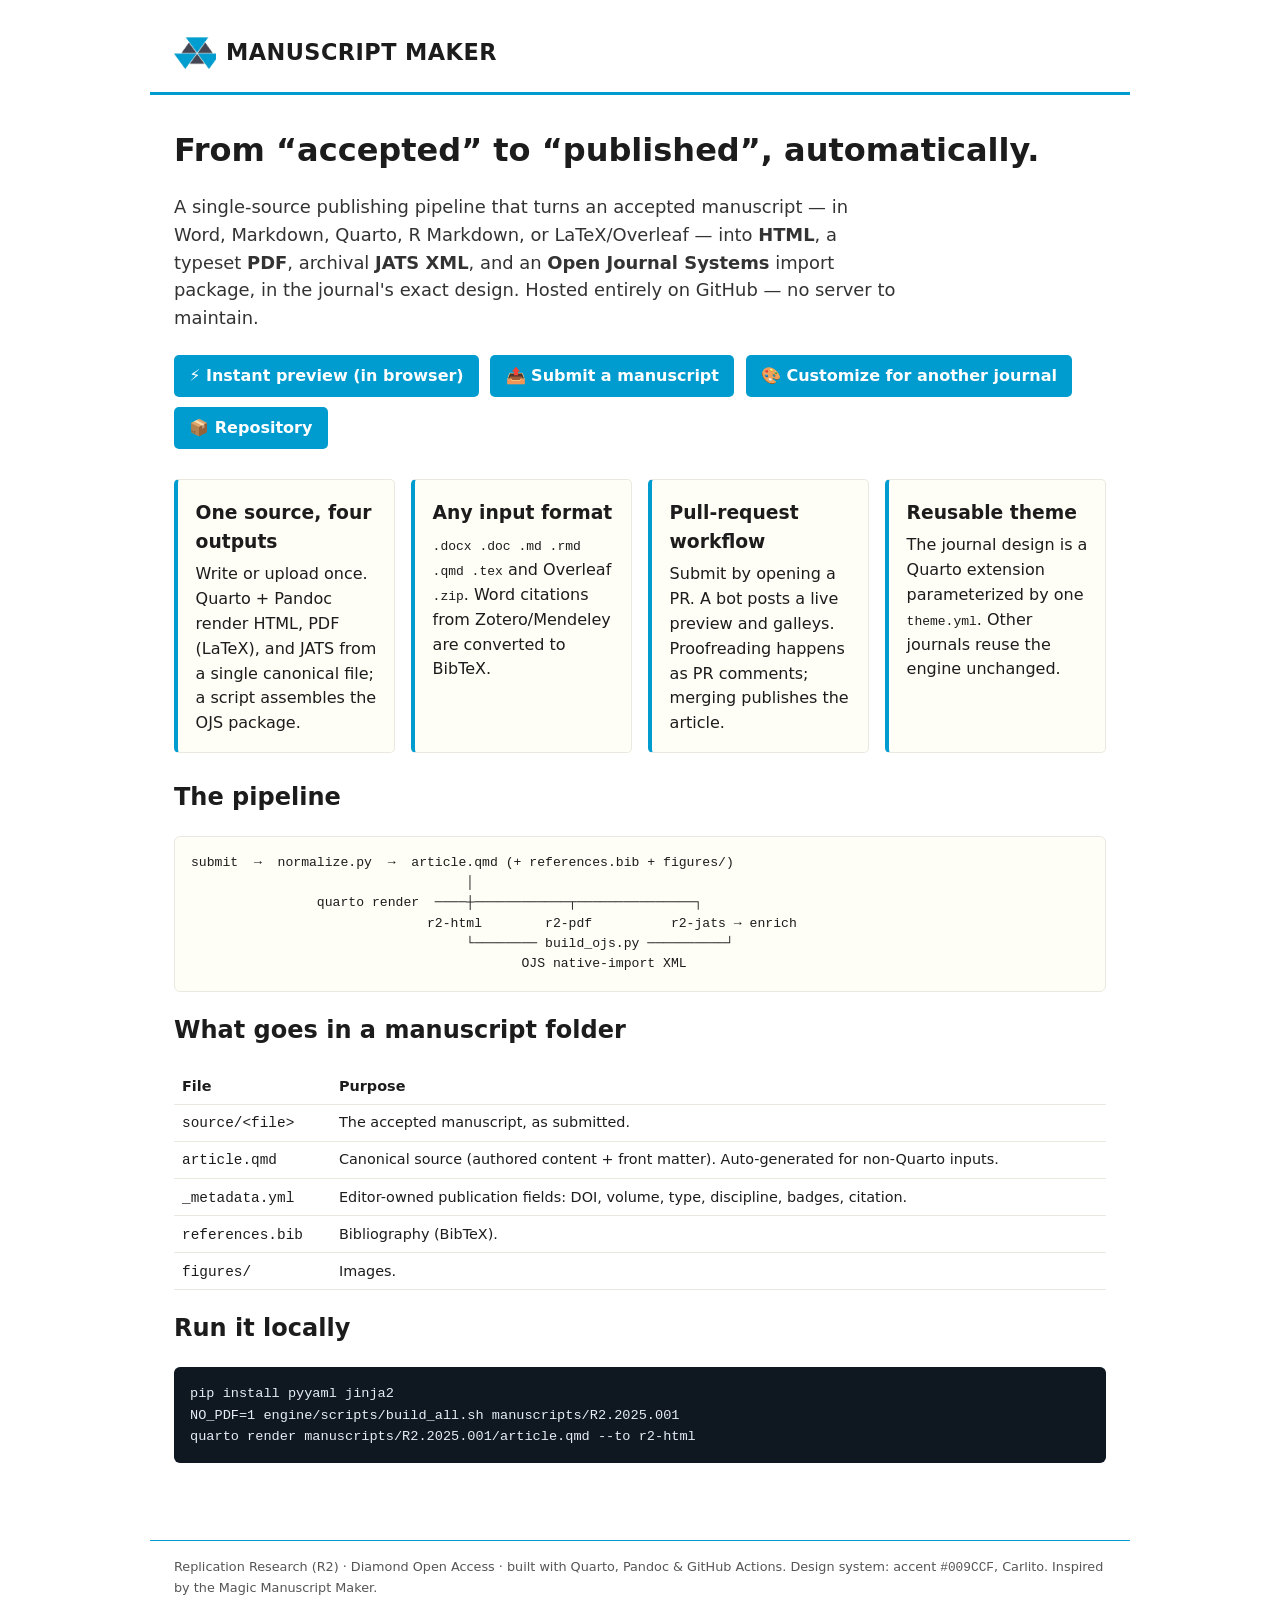
<file: index.html>
<!doctype html>
<html lang="en">
<head>
<meta charset="utf-8" />
<meta name="viewport" content="width=device-width, initial-scale=1" />
<title>Manuscript Maker</title>
<style>
  :root { --accent:#009CCF; --card-bg:#FEFDF6; --card-border:#EAE8DF; }
  * { box-sizing:border-box; }
  body { margin:0; font-family:"Calibri","Carlito",system-ui,-apple-system,"Segoe UI",Roboto,sans-serif;
         color:#1c1c1c; line-height:1.55; }
  header { border-bottom:3px solid var(--accent); padding:2.2rem 1.5rem 1.4rem; max-width:980px; margin:0 auto; }
  .brand { display:flex; align-items:center; gap:.6rem; font-weight:700; font-size:1.4rem; letter-spacing:.02em; }
  .brand-logo { height:2rem; width:auto; }
  main { max-width:980px; margin:0 auto; padding:1.5rem; }
  h1 { font-size:2rem; margin:.4rem 0 .2rem; }
  .lede { font-size:1.12rem; color:#333; max-width:64ch; }
  .grid { display:grid; grid-template-columns:repeat(auto-fit,minmax(220px,1fr)); gap:1rem; margin:1.6rem 0; }
  .card { background:var(--card-bg); border:1px solid var(--card-border); border-left:4px solid var(--accent);
          border-radius:5px; padding:1rem 1.1rem; }
  .card h3 { margin:.1rem 0 .4rem; }
  a { color:var(--accent); }
  .btn { display:inline-block; background:var(--accent); color:#fff; text-decoration:none; font-weight:600;
         padding:.55rem .95rem; border-radius:5px; margin:.3rem .4rem .3rem 0; }
  pre { background:#0f1720; color:#e6edf3; padding:1rem; border-radius:6px; overflow:auto; font-size:.85rem; }
  .flow { font-family:ui-monospace,Consolas,monospace; font-size:.82rem; white-space:pre; background:var(--card-bg);
          border:1px solid var(--card-border); border-radius:6px; padding:1rem; overflow:auto; }
  footer { border-top:1px solid var(--accent); margin-top:2.5rem; padding:1rem 1.5rem; max-width:980px;
           margin-left:auto; margin-right:auto; font-size:.8rem; color:#555; }
  table { border-collapse:collapse; width:100%; font-size:.9rem; }
  td,th { border-bottom:1px solid var(--card-border); text-align:left; padding:.4rem .5rem; vertical-align:top; }
</style>
</head>
<body>
<header>
  <div class="brand"><img src="assets/mucos_icon.png" alt="MüCOS" class="brand-logo" /> MANUSCRIPT MAKER</div>
</header>
<main>
  <h1>From “accepted” to “published”, automatically.</h1>
  <p class="lede">A single-source publishing pipeline that turns an accepted
  manuscript — in Word, Markdown, Quarto, R Markdown, or LaTeX/Overleaf — into
  <strong>HTML</strong>, a typeset <strong>PDF</strong>, archival
  <strong>JATS XML</strong>, and an <strong>Open Journal Systems</strong>
  import package, in the journal's exact design. Hosted entirely on GitHub —
  no server to maintain.</p>

  <div>
    <a class="btn" href="preview/">⚡ Instant preview (in browser)</a>
    <a class="btn" href="author-guide.html">📤 Submit a manuscript</a>
    <a class="btn" href="theme-customizer/">🎨 Customize for another journal</a>
    <a class="btn" href="https://github.com/" id="repo-link">📦 Repository</a>
  </div>

  <div class="grid">
    <div class="card"><h3>One source, four outputs</h3>
      Write or upload once. Quarto + Pandoc render HTML, PDF (LaTeX), and JATS
      from a single canonical file; a script assembles the OJS package.</div>
    <div class="card"><h3>Any input format</h3>
      <code>.docx .doc .md .rmd .qmd .tex</code> and Overleaf <code>.zip</code>.
      Word citations from Zotero/Mendeley are converted to BibTeX.</div>
    <div class="card"><h3>Pull-request workflow</h3>
      Submit by opening a PR. A bot posts a live preview and galleys.
      Proofreading happens as PR comments; merging publishes the article.</div>
    <div class="card"><h3>Reusable theme</h3>
      The journal design is a Quarto extension parameterized by one
      <code>theme.yml</code>. Other journals reuse the engine unchanged.</div>
  </div>

  <h2>The pipeline</h2>
  <div class="flow">submit  →  normalize.py  →  article.qmd (+ references.bib + figures/)
                                   │
                quarto render  ────┼────────────┬───────────────┐
                              r2-html        r2-pdf          r2-jats → enrich
                                   └──────── build_ojs.py ──────────┘
                                          OJS native-import XML</div>

  <h2>What goes in a manuscript folder</h2>
  <table>
    <tr><th>File</th><th>Purpose</th></tr>
    <tr><td><code>source/&lt;file&gt;</code></td><td>The accepted manuscript, as submitted.</td></tr>
    <tr><td><code>article.qmd</code></td><td>Canonical source (authored content + front matter). Auto-generated for non-Quarto inputs.</td></tr>
    <tr><td><code>_metadata.yml</code></td><td>Editor-owned publication fields: DOI, volume, type, discipline, badges, citation.</td></tr>
    <tr><td><code>references.bib</code></td><td>Bibliography (BibTeX).</td></tr>
    <tr><td><code>figures/</code></td><td>Images.</td></tr>
  </table>

  <h2>Run it locally</h2>
  <pre>pip install pyyaml jinja2
NO_PDF=1 engine/scripts/build_all.sh manuscripts/R2.2025.001
quarto render manuscripts/R2.2025.001/article.qmd --to r2-html</pre>
</main>
<footer>
  Replication Research (R2) · Diamond Open Access · built with Quarto, Pandoc &amp; GitHub Actions.
  Design system: accent <code>#009CCF</code>, Carlito. Inspired by the Magic Manuscript Maker.
</footer>
<script>
  // Point the repo link at this repo when served from GitHub Pages.
  (function(){ var h=location.hostname.split(".")[0], p=location.pathname.split("/")[1];
    if(h && p){ document.getElementById("repo-link").href="https://github.com/"+h+"/"+p; } })();
</script>
</body>
</html>
</file>
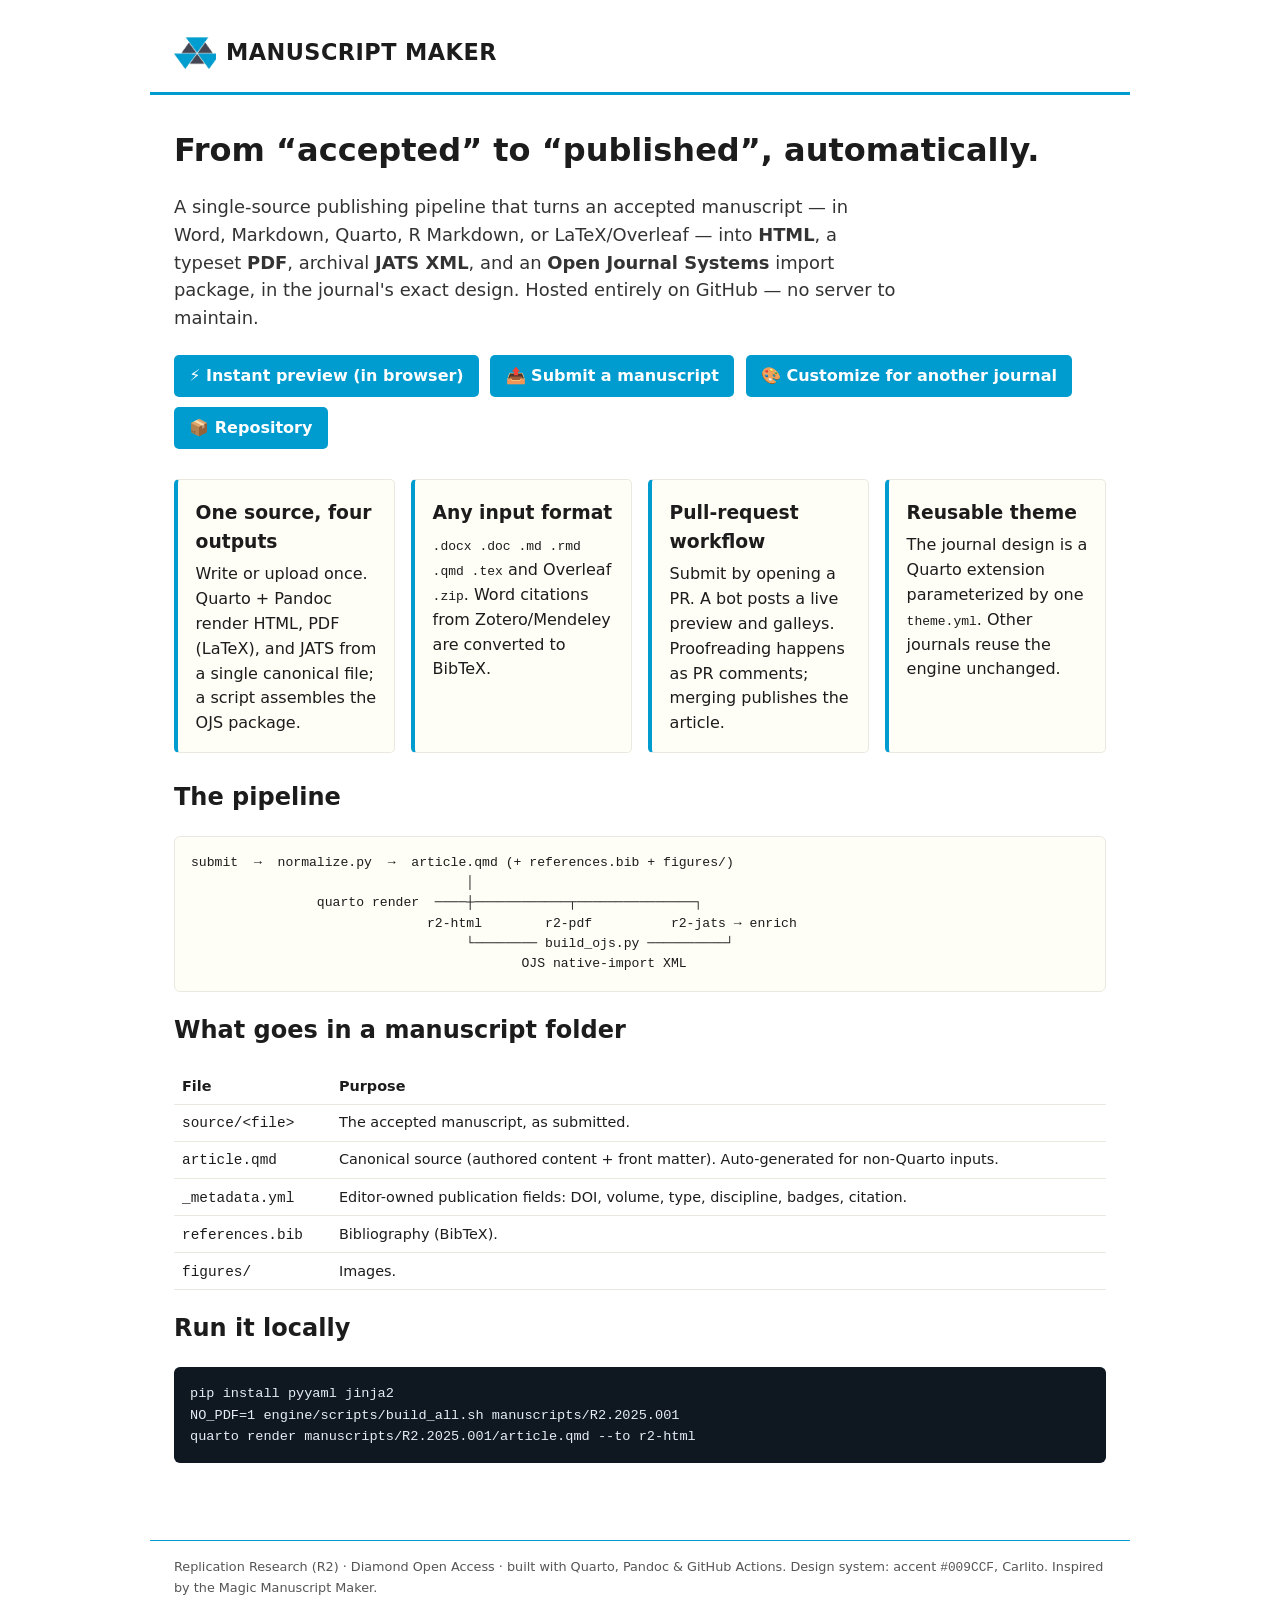
<file: docs/index.html>
<!doctype html>
<html lang="en">
<head>
<meta charset="utf-8" />
<meta name="viewport" content="width=device-width, initial-scale=1" />
<title>Manuscript Maker</title>
<link rel="icon" type="image/png" sizes="32x32" href="assets/favicon-32.png" />
<link rel="icon" type="image/png" sizes="192x192" href="assets/favicon-192.png" />
<link rel="apple-touch-icon" href="assets/favicon-180.png" />
<style>
  :root { --accent:#009CCF; --card-bg:#FEFDF6; --card-border:#EAE8DF; }
  * { box-sizing:border-box; }
  body { margin:0; font-family:"Calibri","Carlito",system-ui,-apple-system,"Segoe UI",Roboto,sans-serif;
         color:#1c1c1c; line-height:1.55; }
  header { border-bottom:3px solid var(--accent); padding:2.2rem 1.5rem 1.4rem; max-width:980px; margin:0 auto; }
  .brand { display:flex; align-items:center; gap:.6rem; font-weight:700; font-size:1.4rem; letter-spacing:.02em; }
  .brand-logo { height:2rem; width:auto; }
  main { max-width:980px; margin:0 auto; padding:1.5rem; }
  h1 { font-size:2rem; margin:.4rem 0 .2rem; }
  .lede { font-size:1.12rem; color:#333; max-width:64ch; }
  .grid { display:grid; grid-template-columns:repeat(auto-fit,minmax(220px,1fr)); gap:1rem; margin:1.6rem 0; }
  .card { background:var(--card-bg); border:1px solid var(--card-border); border-left:4px solid var(--accent);
          border-radius:5px; padding:1rem 1.1rem; }
  .card h3 { margin:.1rem 0 .4rem; }
  a { color:var(--accent); }
  .btn { display:inline-block; background:var(--accent); color:#fff; text-decoration:none; font-weight:600;
         padding:.55rem .95rem; border-radius:5px; margin:.3rem .4rem .3rem 0; }
  pre { background:#0f1720; color:#e6edf3; padding:1rem; border-radius:6px; overflow:auto; font-size:.85rem; }
  .flow { font-family:ui-monospace,Consolas,monospace; font-size:.82rem; white-space:pre; background:var(--card-bg);
          border:1px solid var(--card-border); border-radius:6px; padding:1rem; overflow:auto; }
  footer { border-top:1px solid var(--accent); margin-top:2.5rem; padding:1rem 1.5rem; max-width:980px;
           margin-left:auto; margin-right:auto; font-size:.8rem; color:#555; }
  table { border-collapse:collapse; width:100%; font-size:.9rem; }
  td,th { border-bottom:1px solid var(--card-border); text-align:left; padding:.4rem .5rem; vertical-align:top; }
</style>
</head>
<body>
<header>
  <div class="brand"><img src="assets/mucos_icon.png" alt="MüCOS" class="brand-logo" /> MANUSCRIPT MAKER</div>
</header>
<main>
  <h1>From “accepted” to “published”, automatically.</h1>
  <p class="lede">A single-source publishing pipeline that turns an accepted
  manuscript — in Word, Markdown, Quarto, R Markdown, or LaTeX/Overleaf — into
  <strong>HTML</strong>, a typeset <strong>PDF</strong>, archival
  <strong>JATS XML</strong>, and an <strong>Open Journal Systems</strong>
  import package, in the journal's exact design. Hosted entirely on GitHub —
  no server to maintain.</p>

  <div>
    <a class="btn" href="preview/">⚡ Instant preview (in browser)</a>
    <a class="btn" href="author-guide.html">📤 Submit a manuscript</a>
    <a class="btn" href="theme-customizer/">🎨 Customize for another journal</a>
    <a class="btn" href="https://github.com/" id="repo-link">📦 Repository</a>
  </div>

  <div class="grid">
    <div class="card"><h3>One source, four outputs</h3>
      Write or upload once. Quarto + Pandoc render HTML, PDF (LaTeX), and JATS
      from a single canonical file; a script assembles the OJS package.</div>
    <div class="card"><h3>Any input format</h3>
      <code>.docx .doc .md .rmd .qmd .tex</code> and Overleaf <code>.zip</code>.
      Word citations from Zotero/Mendeley are converted to BibTeX.</div>
    <div class="card"><h3>Pull-request workflow</h3>
      Submit by opening a PR. A bot posts a live preview and galleys.
      Proofreading happens as PR comments; merging publishes the article.</div>
    <div class="card"><h3>Reusable theme</h3>
      The journal design is a Quarto extension parameterized by one
      <code>theme.yml</code>. Other journals reuse the engine unchanged.</div>
  </div>

  <h2>The pipeline</h2>
  <div class="flow">submit  →  normalize.py  →  article.qmd (+ references.bib + figures/)
                                   │
                quarto render  ────┼────────────┬───────────────┐
                              r2-html        r2-pdf          r2-jats → enrich
                                   └──────── build_ojs.py ──────────┘
                                          OJS native-import XML</div>

  <h2>What goes in a manuscript folder</h2>
  <table>
    <tr><th>File</th><th>Purpose</th></tr>
    <tr><td><code>source/&lt;file&gt;</code></td><td>The accepted manuscript, as submitted.</td></tr>
    <tr><td><code>article.qmd</code></td><td>Canonical source (authored content + front matter). Auto-generated for non-Quarto inputs.</td></tr>
    <tr><td><code>_metadata.yml</code></td><td>Editor-owned publication fields: DOI, volume, type, discipline, badges, citation.</td></tr>
    <tr><td><code>references.bib</code></td><td>Bibliography (BibTeX).</td></tr>
    <tr><td><code>figures/</code></td><td>Images.</td></tr>
  </table>

  <h2>Run it locally</h2>
  <pre>pip install pyyaml jinja2
NO_PDF=1 engine/scripts/build_all.sh manuscripts/R2.2025.001
quarto render manuscripts/R2.2025.001/article.qmd --to r2-html</pre>
</main>
<footer>
  Replication Research (R2) · Diamond Open Access · built with Quarto, Pandoc &amp; GitHub Actions.
  Design system: accent <code>#009CCF</code>, Carlito. Inspired by the Magic Manuscript Maker.
</footer>
<script>
  // Point the repo link at this repo when served from GitHub Pages.
  (function(){ var h=location.hostname.split(".")[0], p=location.pathname.split("/")[1];
    if(h && p){ document.getElementById("repo-link").href="https://github.com/"+h+"/"+p; } })();
</script>
</body>
</html>
</file>
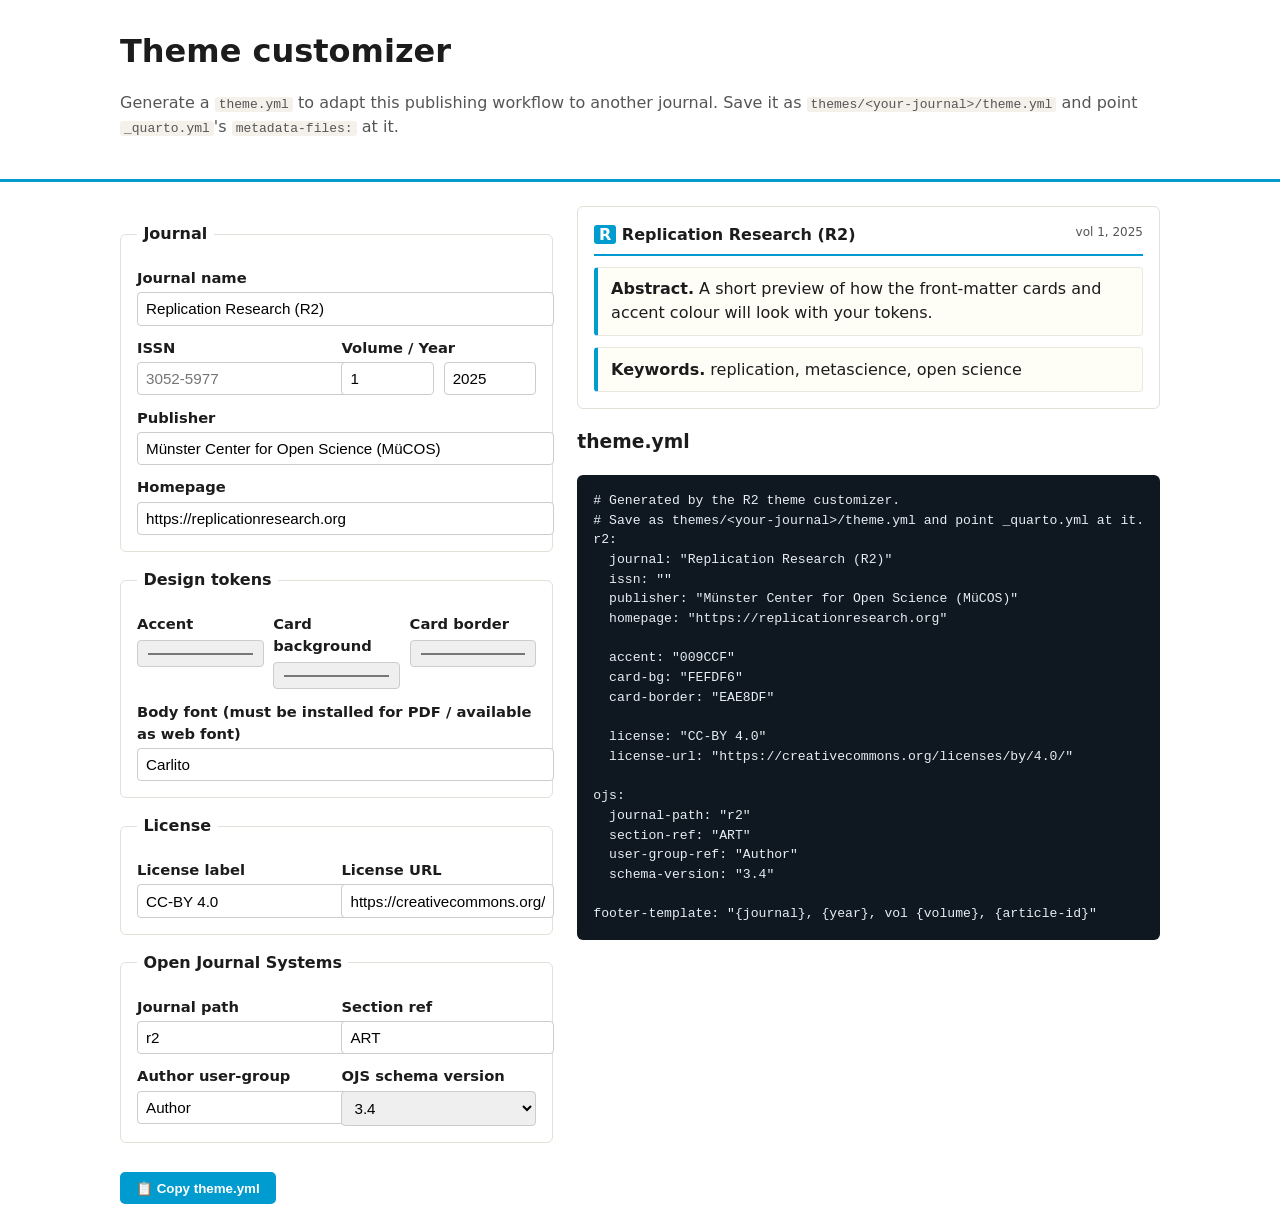
<file: theme-customizer/index.html>
<!doctype html>
<html lang="en">
<head>
<meta charset="utf-8" />
<meta name="viewport" content="width=device-width, initial-scale=1" />
<title>Theme customizer · Manuscript Maker</title>
<style>
  body { margin:0; font-family:"Calibri","Carlito",system-ui,-apple-system,"Segoe UI",Roboto,sans-serif;
         color:#1c1c1c; line-height:1.5; }
  .wrap { max-width:1040px; margin:0 auto; padding:1.5rem; }
  header { border-bottom:3px solid var(--accent,#009CCF); }
  h1 { margin:.2rem 0; } .muted { color:#555; }
  .cols { display:grid; grid-template-columns:1fr 1fr; gap:1.5rem; align-items:start; }
  @media (max-width:780px){ .cols { grid-template-columns:1fr; } }
  label { display:block; font-weight:600; margin:.7rem 0 .2rem; font-size:.92rem; }
  input,select { width:100%; padding:.45rem .5rem; border:1px solid #ccc; border-radius:4px; font-size:.95rem; }
  .row { display:flex; gap:.6rem; } .row > div { flex:1; }
  fieldset { border:1px solid #e2e0d7; border-radius:6px; margin:1rem 0; padding:.6rem 1rem 1rem; }
  legend { font-weight:700; padding:0 .4rem; }
  pre { background:#0f1720; color:#e6edf3; padding:1rem; border-radius:6px; overflow:auto;
        font-size:.82rem; white-space:pre; min-height:280px; }
  .preview { border:1px solid #e2e0d7; border-radius:6px; padding:1rem; }
  .pv-top { display:flex; justify-content:space-between; border-bottom:2px solid var(--accent,#009CCF);
            padding-bottom:.4rem; }
  .pv-card { background:var(--cardbg,#FEFDF6); border:1px solid var(--cardborder,#EAE8DF);
             border-left:4px solid var(--accent,#009CCF); border-radius:4px; padding:.6rem .8rem; margin-top:.7rem; }
  .pv-logo { font-weight:700; } .pv-logo .r { background:var(--accent,#009CCF); color:#fff; padding:0 .3rem; border-radius:3px; }
  button { background:var(--accent,#009CCF); color:#fff; border:0; font-weight:600; padding:.55rem 1rem;
           border-radius:5px; cursor:pointer; margin-top:.8rem; }
  a { color:var(--accent,#009CCF); }
  code { background:#f3f1e9; padding:0 .25rem; border-radius:3px; }
</style>
</head>
<body>
<header><div class="wrap"><h1>Theme customizer</h1>
  <p class="muted">Generate a <code>theme.yml</code> to adapt this publishing
  workflow to another journal. Save it as
  <code>themes/&lt;your-journal&gt;/theme.yml</code> and point
  <code>_quarto.yml</code>'s <code>metadata-files:</code> at it.</p></div></header>

<div class="wrap cols">
  <form id="f">
    <fieldset><legend>Journal</legend>
      <label>Journal name</label>
      <input id="journal" value="Replication Research (R2)" />
      <div class="row">
        <div><label>ISSN</label><input id="issn" placeholder="3052-5977" /></div>
        <div><label>Volume / Year</label>
          <div class="row"><input id="volume" value="1" /><input id="year" value="2025" /></div>
        </div>
      </div>
      <label>Publisher</label>
      <input id="publisher" value="Münster Center for Open Science (MüCOS)" />
      <label>Homepage</label>
      <input id="homepage" value="https://replicationresearch.org" />
    </fieldset>

    <fieldset><legend>Design tokens</legend>
      <div class="row">
        <div><label>Accent</label><input id="accent" type="color" value="#009CCF" /></div>
        <div><label>Card background</label><input id="cardbg" type="color" value="#FEFDF6" /></div>
        <div><label>Card border</label><input id="cardborder" type="color" value="#EAE8DF" /></div>
      </div>
      <label>Body font (must be installed for PDF / available as web font)</label>
      <input id="font" value="Carlito" />
    </fieldset>

    <fieldset><legend>License</legend>
      <div class="row">
        <div><label>License label</label><input id="license" value="CC-BY 4.0" /></div>
        <div><label>License URL</label><input id="licenseurl" value="https://creativecommons.org/licenses/by/4.0/" /></div>
      </div>
    </fieldset>

    <fieldset><legend>Open Journal Systems</legend>
      <div class="row">
        <div><label>Journal path</label><input id="ojspath" value="r2" /></div>
        <div><label>Section ref</label><input id="ojssection" value="ART" /></div>
      </div>
      <div class="row">
        <div><label>Author user-group</label><input id="ojsgroup" value="Author" /></div>
        <div><label>OJS schema version</label>
          <select id="ojsver"><option>3.4</option><option>3.3</option><option>3.2</option></select></div>
      </div>
    </fieldset>
    <button type="button" onclick="copyYaml()">📋 Copy theme.yml</button>
  </form>

  <div>
    <div class="preview" id="pv">
      <div class="pv-top">
        <span class="pv-logo"><span class="r">R</span> <span id="pv-journal">Replication Research (R2)</span></span>
        <span class="muted" style="font-size:.75rem">vol <span id="pv-vol">1</span>, <span id="pv-year">2025</span></span>
      </div>
      <div class="pv-card"><strong>Abstract.</strong> A short preview of how the
        front-matter cards and accent colour will look with your tokens.</div>
      <div class="pv-card"><strong>Keywords.</strong> replication, metascience, open science</div>
    </div>
    <h3>theme.yml</h3>
    <pre id="out"></pre>
  </div>
</div>

<script>
const ids = ["journal","issn","volume","year","publisher","homepage","accent","cardbg",
             "cardborder","font","license","licenseurl","ojspath","ojssection","ojsgroup","ojsver"];
const $ = id => document.getElementById(id);
const hex = id => $(id).value.replace("#","").toUpperCase();

function render() {
  // live preview
  document.documentElement.style.setProperty("--accent", $("accent").value);
  document.documentElement.style.setProperty("--cardbg", $("cardbg").value);
  document.documentElement.style.setProperty("--cardborder", $("cardborder").value);
  $("pv-journal").textContent = $("journal").value;
  $("pv-vol").textContent = $("volume").value;
  $("pv-year").textContent = $("year").value;

  const y =
`# Generated by the R2 theme customizer.
# Save as themes/<your-journal>/theme.yml and point _quarto.yml at it.
r2:
  journal: ${q($("journal").value)}
  issn: ${q($("issn").value)}
  publisher: ${q($("publisher").value)}
  homepage: ${q($("homepage").value)}

  accent: "${hex("accent")}"
  card-bg: "${hex("cardbg")}"
  card-border: "${hex("cardborder")}"

  license: ${q($("license").value)}
  license-url: ${q($("licenseurl").value)}

ojs:
  journal-path: ${q($("ojspath").value)}
  section-ref: ${q($("ojssection").value)}
  user-group-ref: ${q($("ojsgroup").value)}
  schema-version: "${$("ojsver").value}"

footer-template: "{journal}, {year}, vol {volume}, {article-id}"
`;
  $("out").textContent = y;
}
function q(s){ return s && /[:#"']/.test(s) ? JSON.stringify(s) : '"'+ (s||"") +'"'; }
function copyYaml(){ navigator.clipboard.writeText($("out").textContent)
  .then(()=>{ const b=document.querySelector("button"); const t=b.textContent;
    b.textContent="✅ Copied"; setTimeout(()=>b.textContent=t,1500); }); }
ids.forEach(id => $(id).addEventListener("input", render));
render();
</script>
</body>
</html>
</file>
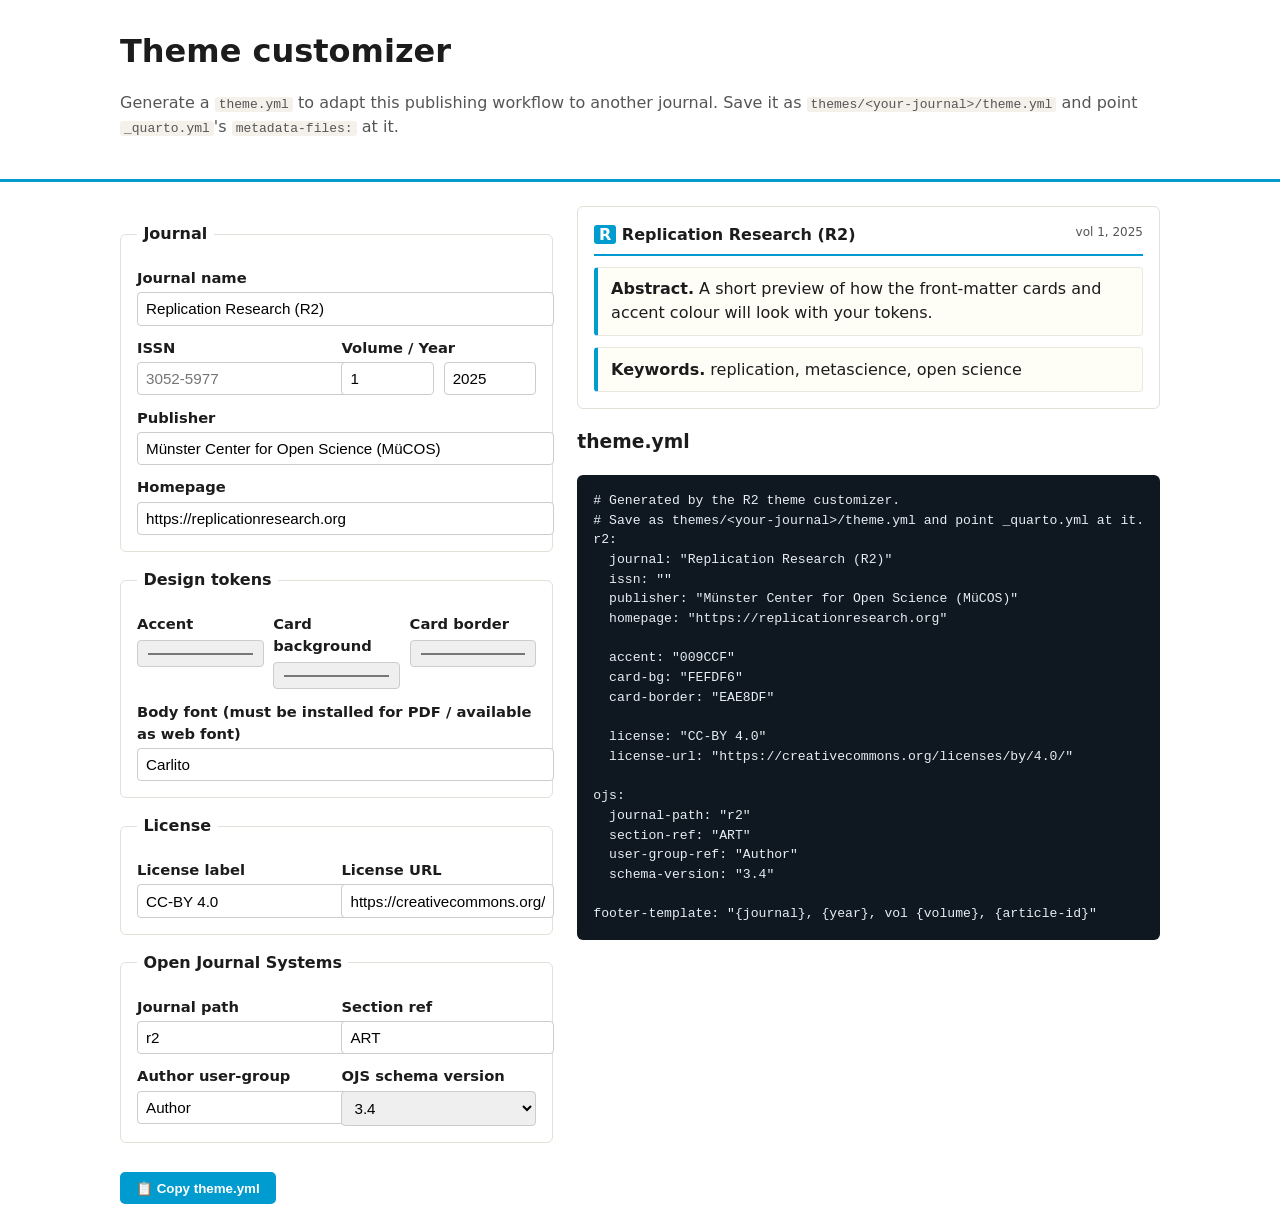
<file: docs/theme-customizer/index.html>
<!doctype html>
<html lang="en">
<head>
<meta charset="utf-8" />
<meta name="viewport" content="width=device-width, initial-scale=1" />
<title>Theme customizer · Manuscript Maker</title>
<link rel="icon" type="image/png" sizes="32x32" href="../assets/favicon-32.png" />
<link rel="icon" type="image/png" sizes="192x192" href="../assets/favicon-192.png" />
<link rel="apple-touch-icon" href="../assets/favicon-180.png" />
<style>
  body { margin:0; font-family:"Calibri","Carlito",system-ui,-apple-system,"Segoe UI",Roboto,sans-serif;
         color:#1c1c1c; line-height:1.5; }
  .wrap { max-width:1040px; margin:0 auto; padding:1.5rem; }
  header { border-bottom:3px solid var(--accent,#009CCF); }
  h1 { margin:.2rem 0; } .muted { color:#555; }
  .cols { display:grid; grid-template-columns:1fr 1fr; gap:1.5rem; align-items:start; }
  @media (max-width:780px){ .cols { grid-template-columns:1fr; } }
  label { display:block; font-weight:600; margin:.7rem 0 .2rem; font-size:.92rem; }
  input,select { width:100%; padding:.45rem .5rem; border:1px solid #ccc; border-radius:4px; font-size:.95rem; }
  .row { display:flex; gap:.6rem; } .row > div { flex:1; }
  fieldset { border:1px solid #e2e0d7; border-radius:6px; margin:1rem 0; padding:.6rem 1rem 1rem; }
  legend { font-weight:700; padding:0 .4rem; }
  pre { background:#0f1720; color:#e6edf3; padding:1rem; border-radius:6px; overflow:auto;
        font-size:.82rem; white-space:pre; min-height:280px; }
  .preview { border:1px solid #e2e0d7; border-radius:6px; padding:1rem; }
  .pv-top { display:flex; justify-content:space-between; border-bottom:2px solid var(--accent,#009CCF);
            padding-bottom:.4rem; }
  .pv-card { background:var(--cardbg,#FEFDF6); border:1px solid var(--cardborder,#EAE8DF);
             border-left:4px solid var(--accent,#009CCF); border-radius:4px; padding:.6rem .8rem; margin-top:.7rem; }
  .pv-logo { font-weight:700; } .pv-logo .r { background:var(--accent,#009CCF); color:#fff; padding:0 .3rem; border-radius:3px; }
  button { background:var(--accent,#009CCF); color:#fff; border:0; font-weight:600; padding:.55rem 1rem;
           border-radius:5px; cursor:pointer; margin-top:.8rem; }
  a { color:var(--accent,#009CCF); }
  code { background:#f3f1e9; padding:0 .25rem; border-radius:3px; }
</style>
</head>
<body>
<header><div class="wrap"><h1>Theme customizer</h1>
  <p class="muted">Generate a <code>theme.yml</code> to adapt this publishing
  workflow to another journal. Save it as
  <code>themes/&lt;your-journal&gt;/theme.yml</code> and point
  <code>_quarto.yml</code>'s <code>metadata-files:</code> at it.</p></div></header>

<div class="wrap cols">
  <form id="f">
    <fieldset><legend>Journal</legend>
      <label>Journal name</label>
      <input id="journal" value="Replication Research (R2)" />
      <div class="row">
        <div><label>ISSN</label><input id="issn" placeholder="3052-5977" /></div>
        <div><label>Volume / Year</label>
          <div class="row"><input id="volume" value="1" /><input id="year" value="2025" /></div>
        </div>
      </div>
      <label>Publisher</label>
      <input id="publisher" value="Münster Center for Open Science (MüCOS)" />
      <label>Homepage</label>
      <input id="homepage" value="https://replicationresearch.org" />
    </fieldset>

    <fieldset><legend>Design tokens</legend>
      <div class="row">
        <div><label>Accent</label><input id="accent" type="color" value="#009CCF" /></div>
        <div><label>Card background</label><input id="cardbg" type="color" value="#FEFDF6" /></div>
        <div><label>Card border</label><input id="cardborder" type="color" value="#EAE8DF" /></div>
      </div>
      <label>Body font (must be installed for PDF / available as web font)</label>
      <input id="font" value="Carlito" />
    </fieldset>

    <fieldset><legend>License</legend>
      <div class="row">
        <div><label>License label</label><input id="license" value="CC-BY 4.0" /></div>
        <div><label>License URL</label><input id="licenseurl" value="https://creativecommons.org/licenses/by/4.0/" /></div>
      </div>
    </fieldset>

    <fieldset><legend>Open Journal Systems</legend>
      <div class="row">
        <div><label>Journal path</label><input id="ojspath" value="r2" /></div>
        <div><label>Section ref</label><input id="ojssection" value="ART" /></div>
      </div>
      <div class="row">
        <div><label>Author user-group</label><input id="ojsgroup" value="Author" /></div>
        <div><label>OJS schema version</label>
          <select id="ojsver"><option>3.4</option><option>3.3</option><option>3.2</option></select></div>
      </div>
    </fieldset>
    <button type="button" onclick="copyYaml()">📋 Copy theme.yml</button>
  </form>

  <div>
    <div class="preview" id="pv">
      <div class="pv-top">
        <span class="pv-logo"><span class="r">R</span> <span id="pv-journal">Replication Research (R2)</span></span>
        <span class="muted" style="font-size:.75rem">vol <span id="pv-vol">1</span>, <span id="pv-year">2025</span></span>
      </div>
      <div class="pv-card"><strong>Abstract.</strong> A short preview of how the
        front-matter cards and accent colour will look with your tokens.</div>
      <div class="pv-card"><strong>Keywords.</strong> replication, metascience, open science</div>
    </div>
    <h3>theme.yml</h3>
    <pre id="out"></pre>
  </div>
</div>

<script>
const ids = ["journal","issn","volume","year","publisher","homepage","accent","cardbg",
             "cardborder","font","license","licenseurl","ojspath","ojssection","ojsgroup","ojsver"];
const $ = id => document.getElementById(id);
const hex = id => $(id).value.replace("#","").toUpperCase();

function render() {
  // live preview
  document.documentElement.style.setProperty("--accent", $("accent").value);
  document.documentElement.style.setProperty("--cardbg", $("cardbg").value);
  document.documentElement.style.setProperty("--cardborder", $("cardborder").value);
  $("pv-journal").textContent = $("journal").value;
  $("pv-vol").textContent = $("volume").value;
  $("pv-year").textContent = $("year").value;

  const y =
`# Generated by the R2 theme customizer.
# Save as themes/<your-journal>/theme.yml and point _quarto.yml at it.
r2:
  journal: ${q($("journal").value)}
  issn: ${q($("issn").value)}
  publisher: ${q($("publisher").value)}
  homepage: ${q($("homepage").value)}

  accent: "${hex("accent")}"
  card-bg: "${hex("cardbg")}"
  card-border: "${hex("cardborder")}"

  license: ${q($("license").value)}
  license-url: ${q($("licenseurl").value)}

ojs:
  journal-path: ${q($("ojspath").value)}
  section-ref: ${q($("ojssection").value)}
  user-group-ref: ${q($("ojsgroup").value)}
  schema-version: "${$("ojsver").value}"

footer-template: "{journal}, {year}, vol {volume}, {article-id}"
`;
  $("out").textContent = y;
}
function q(s){ return s && /[:#"']/.test(s) ? JSON.stringify(s) : '"'+ (s||"") +'"'; }
function copyYaml(){ navigator.clipboard.writeText($("out").textContent)
  .then(()=>{ const b=document.querySelector("button"); const t=b.textContent;
    b.textContent="✅ Copied"; setTimeout(()=>b.textContent=t,1500); }); }
ids.forEach(id => $(id).addEventListener("input", render));
render();
</script>
</body>
</html>
</file>
